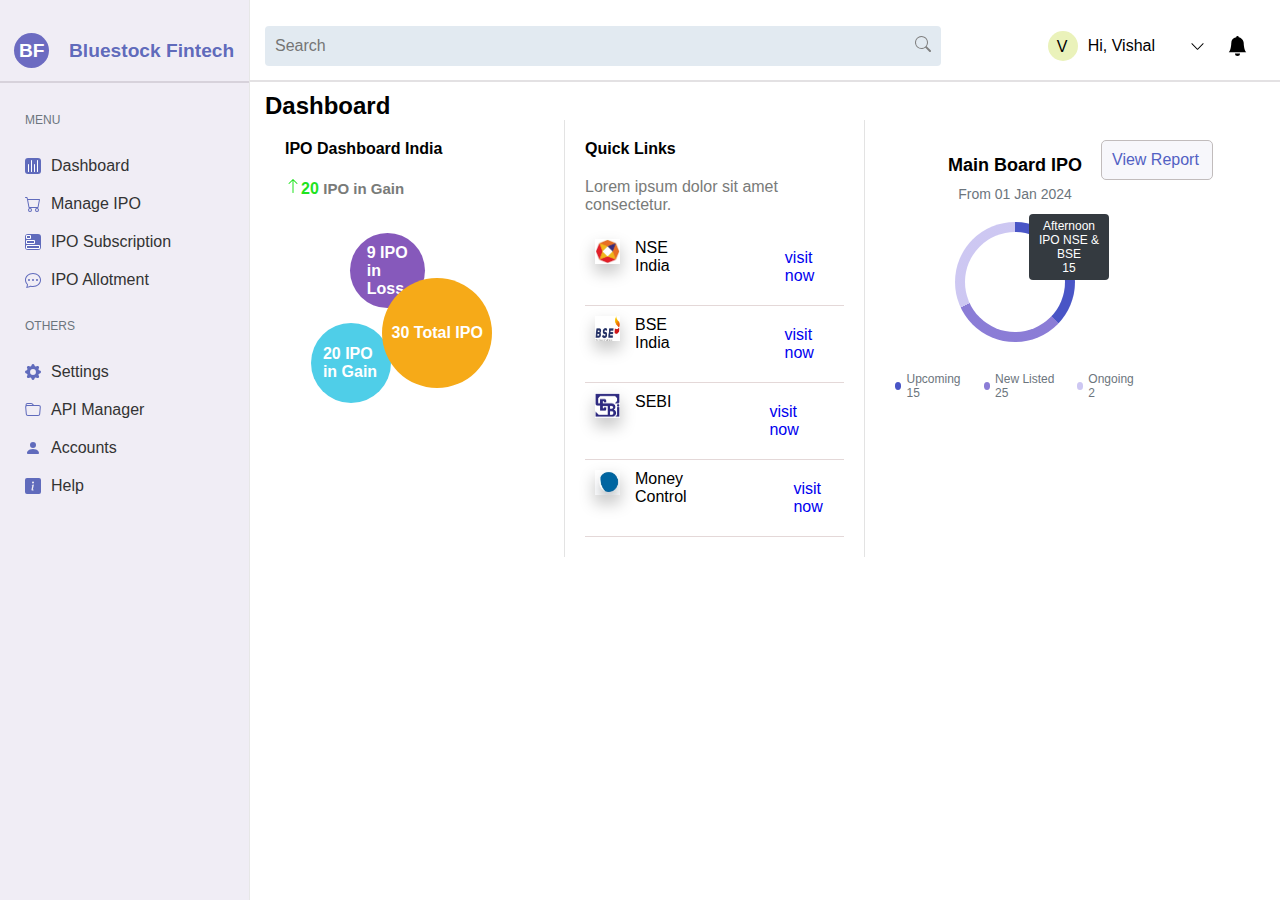
<file: index.html>
<!DOCTYPE html>
<html lang="en">

<head>
    <meta charset="UTF-8">
    <meta name="viewport" content="width=device-width, initial-scale=1.0">
    <title>IPO admin page</title>
    <link rel="stylesheet" href="styles.css">
    <link rel="stylesheet" href="https://cdnjs.cloudflare.com/ajax/libs/font-awesome/6.1.1/css/all.min.css">
</head>

<body>
    <div class="container">
        <div class="sidebar">
            <div class="sidebar-header">
                <a href="index.html" class="navbar-brand">
                    <div class="logo-avatar">BF</div>
                    <span>Bluestock Fintech</span>
                </a>
                <br>
            </div>
            <ul class="nav-list">
                <li class="subhead">MENU</li>
                <li class="nav-item">
                    <a class="nav-dash" href="index.html">
                        <svg xmlns="http://www.w3.org/2000/svg" width="16" height="16" fill="currentColor"
                            class="bi bi-text-right" viewBox="0 0 16 16">
                            <path fill-rule="evenodd"
                                d="M6 12.5a.5.5 0 0 1 .5-.5h7a.5.5 0 0 1 0 1h-7a.5.5 0 0 1-.5-.5m-4-3a.5.5 0 0 1 .5-.5h11a.5.5 0 0 1 0 1h-11a.5.5 0 0 1-.5-.5m4-3a.5.5 0 0 1 .5-.5h7a.5.5 0 0 1 0 1h-7a.5.5 0 0 1-.5-.5m-4-3a.5.5 0 0 1 .5-.5h11a.5.5 0 0 1 0 1h-11a.5.5 0 0 1-.5-.5" />
                        </svg>
                        Dashboard
                    </a>
                </li>
                <li class="nav-item">
                    <a class="nav-menu" href="ipoupcoming.html">
                        <svg xmlns="http://www.w3.org/2000/svg" width="16" height="16" fill="currentColor"
                            class="bi bi-cart" viewBox="0 0 16 16">
                            <path
                                d="M0 1.5A.5.5 0 0 1 .5 1H2a.5.5 0 0 1 .485.379L2.89 3H14.5a.5.5 0 0 1 .491.592l-1.5 8A.5.5 0 0 1 13 12H4a.5.5 0 0 1-.491-.408L2.01 3.607 1.61 2H.5a.5.5 0 0 1-.5-.5M3.102 4l1.313 7h8.17l1.313-7zM5 12a2 2 0 1 0 0 4 2 2 0 0 0 0-4m7 0a2 2 0 1 0 0 4 2 2 0 0 0 0-4m-7 1a1 1 0 1 1 0 2 1 1 0 0 1 0-2m7 0a1 1 0 1 1 0 2 1 1 0 0 1 0-2" />
                        </svg>
                        Manage IPO
                    </a>
                </li>
                <li class="nav-item">
                    <a class="nav-menu-ipo" href="#">
                        <svg xmlns="http://www.w3.org/2000/svg" width="16" height="16" fill="currentColor"
                            class="bi bi-bar-chart" viewBox="0 0 16 16">
                            <path
                                d="M4 11H2v3h2zm5-4H7v7h2zm5-5v12h-2V2zm-2-1a1 1 0 0 0-1 1v12a1 1 0 0 0 1 1h2a1 1 0 0 0 1-1V2a1 1 0 0 0-1-1zM6 7a1 1 0 0 1 1-1h2a1 1 0 0 1 1 1v7a1 1 0 0 1-1 1H7a1 1 0 0 1-1-1zm-5 4a1 1 0 0 1 1-1h2a1 1 0 0 1 1 1v3a1 1 0 0 1-1 1H2a1 1 0 0 1-1-1z" />
                        </svg>
                        IPO Subscription
                    </a>
                </li>
                <li class="nav-item">
                    <a class="nav-menu" href="#">
                        <svg xmlns="http://www.w3.org/2000/svg" width="16" height="16" fill="currentColor"
                            class="bi bi-chat-dots" viewBox="0 0 16 16">
                            <path
                                d="M5 8a1 1 0 1 1-2 0 1 1 0 0 1 2 0m4 0a1 1 0 1 1-2 0 1 1 0 0 1 2 0m3 1a1 1 0 1 0 0-2 1 1 0 0 0 0 2" />
                            <path
                                d="m2.165 15.803.02-.004c1.83-.363 2.948-.842 3.468-1.105A9 9 0 0 0 8 15c4.418 0 8-3.134 8-7s-3.582-7-8-7-8 3.134-8 7c0 1.76.743 3.37 1.97 4.6a10.4 10.4 0 0 1-.524 2.318l-.003.011a11 11 0 0 1-.244.637c-.079.186.074.394.273.362a22 22 0 0 0 .693-.125m.8-3.108a1 1 0 0 0-.287-.801C1.618 10.83 1 9.468 1 8c0-3.192 3.004-6 7-6s7 2.808 7 6-3.004 6-7 6a8 8 0 0 1-2.088-.272 1 1 0 0 0-.711.074c-.387.196-1.24.57-2.634.893a11 11 0 0 0 .398-2" />
                        </svg>
                        IPO Allotment
                    </a>
                </li>
                <li class="subhead">OTHERS</li>
                <li class="nav-item">
                    <a class="nav-menu" href="#">
                        <svg xmlns="http://www.w3.org/2000/svg" width="16" height="16" fill="currentColor"
                            class="bi bi-gear-fill" viewBox="0 0 16 16">
                            <path
                                d="M9.405 1.05c-.413-1.4-2.397-1.4-2.81 0l-.1.34a1.464 1.464 0 0 1-2.105.872l-.31-.17c-1.283-.698-2.686.705-1.987 1.987l.169.311c.446.82.023 1.841-.872 2.105l-.34.1c-1.4.413-1.4 2.397 0 2.81l.34.1a1.464 1.464 0 0 1 .872 2.105l-.17.31c-.698 1.283.705 2.686 1.987 1.987l.311-.169a1.464 1.464 0 0 1 2.105.872l.1.34c.413 1.4 2.397 1.4 2.81 0l.1-.34a1.464 1.464 0 0 1 2.105-.872l.31.17c1.283.698 2.686-.705 1.987-1.987l-.169-.311a1.464 1.464 0 0 1 .872-2.105l.34-.1c1.4-.413 1.4-2.397 0-2.81l-.34-.1a1.464 1.464 0 0 1-.872-2.105l.17-.31c.698-1.283-.705-2.686-1.987-1.987l-.311.169a1.464 1.464 0 0 1-2.105-.872zM8 10.93a2.929 2.929 0 1 1 0-5.86 2.929 2.929 0 0 1 0 5.858z" />
                        </svg>
                        Settings
                    </a>
                </li>
                <li class="nav-item">
                    <a class="nav-menu" href="#">
                        <svg xmlns="http://www.w3.org/2000/svg" width="16" height="16" fill="currentColor"
                            class="bi bi-folder" viewBox="0 0 16 16">
                            <path
                                d="M.54 3.87.5 3a2 2 0 0 1 2-2h3.672a2 2 0 0 1 1.414.586l.828.828A2 2 0 0 0 9.828 3h3.982a2 2 0 0 1 1.992 2.181l-.637 7A2 2 0 0 1 13.174 14H2.826a2 2 0 0 1-1.991-1.819l-.637-7a2 2 0 0 1 .342-1.31zM2.19 4a1 1 0 0 0-.996 1.09l.637 7a1 1 0 0 0 .995.91h10.348a1 1 0 0 0 .995-.91l.637-7A1 1 0 0 0 13.81 4zm4.69-1.707A1 1 0 0 0 6.172 2H2.5a1 1 0 0 0-1 .981l.006.139q.323-.119.684-.12h5.396z" />
                        </svg>
                        API Manager
                    </a>
                </li>
                <li class="nav-item">
                    <a class="nav-menu" href="#">
                        <svg xmlns="http://www.w3.org/2000/svg" width="16" height="16" fill="currentColor"
                            class="bi bi-person-fill" viewBox="0 0 16 16">
                            <path d="M3 14s-1 0-1-1 1-4 6-4 6 3 6 4-1 1-1 1zm5-6a3 3 0 1 0 0-6 3 3 0 0 0 0 6" />
                        </svg>
                        Accounts
                    </a>
                </li>
                <li class="nav-item">
                    <a class="nav-menu" href="#">
                        <svg xmlns="http://www.w3.org/2000/svg" width="16" height="16" fill="currentColor"
                            class="bi bi-info-square-fill" viewBox="0 0 16 16">
                            <path
                                d="M0 2a2 2 0 0 1 2-2h12a2 2 0 0 1 2 2v12a2 2 0 0 1-2 2H2a2 2 0 0 1-2-2zm8.93 4.588-2.29.287-.082.38.45.083c.294.07.352.176.288.469l-.738 3.468c-.194.897.105 1.319.808 1.319.545 0 1.178-.252 1.465-.598l.088-.416c-.2.176-.492.246-.686.246-.275 0-.375-.193-.304-.533zM8 5.5a1 1 0 1 0 0-2 1 1 0 0 0 0 2" />
                        </svg>
                        Help
                    </a>
                </li>
            </ul>
        </div>
        <main class="main-content">
            <div class="header">
                <div class="search-bar">
                    <input type="text" placeholder="Search" class="search-input">
                    <button class="search-button">
                        <svg xmlns="http://www.w3.org/2000/svg" width="16" height="16" fill="currentColor"
                            class="bi bi-search" viewBox="0 0 16 16">
                            <path
                                d="M11.742 10.344a6.5 6.5 0 1 0-1.397 1.398h-.001q.044.06.098.115l3.85 3.85a1 1 0 0 0 1.415-1.414l-3.85-3.85a1 1 0 0 0-.115-.1zM12 6.5a5.5 5.5 0 1 1-11 0 5.5 5.5 0 0 1 11 0" />
                        </svg>
                    </button>
                </div>
                <div class="user-info">
                    <div class="user-avatar">V</div>
                    <span class="user-name">Hi, Vishal</span>
                    <svg id="arrow" xmlns="http://www.w3.org/2000/svg" width="16" height="16" fill="currentColor" class="bi bi-chevron-down" viewBox="0 0 16 16">
                        <path fill-rule="evenodd" d="M1.646 4.646a.5.5 0 0 1 .708 0L8 10.293l5.646-5.647a.5.5 0 0 1 .708.708l-6 6a.5.5 0 0 1-.708 0l-6-6a.5.5 0 0 1 0-.708"/>
                      </svg>
                      
                    <svg id="bell" xmlns="http://www.w3.org/2000/svg" width="16" height="16" fill="currentColor" class="bi bi-bell-fill" viewBox="0 0 16 16">
                        <path d="M8 16a2 2 0 0 0 2-2H6a2 2 0 0 0 2 2m.995-14.901a1 1 0 1 0-1.99 0A5 5 0 0 0 3 6c0 1.098-.5 6-2 7h14c-1.5-1-2-5.902-2-7 0-2.42-1.72-4.44-4.005-4.901"/>
                      </svg>
                </div>
            </div>

            <div class="content">
                <h2 class="h2">Dashboard</h2>
                <div class="dashboard">
                    <div class="card">
                        <div class="card-header">IPO Dashboard India</div>
                        <div class="text">
                            <svg xmlns="http://www.w3.org/2000/svg" width="16" height="16" fill="currentColor" class="bi bi-arrow-up" viewBox="0 0 16 16">
                                <path fill-rule="evenodd" d="M8 15a.5.5 0 0 0 .5-.5V2.707l3.146 3.147a.5.5 0 0 0 .708-.708l-4-4a.5.5 0 0 0-.708 0l-4 4a.5.5 0 1 0 .708.708L7.5 2.707V14.5a.5.5 0 0 0 .5.5"/>
                              </svg>20 <p>IPO in Gain</p>
                        </div>
                        
                        <div class="card-body">
                            <div class="bubble-chart">
                                <div class="gain" id="b1">20 IPO in Gain</div>
                                <div class="loss" id="b2">9 IPO in Loss</div>
                                <div class="total" id="b3">30 Total IPO</div>
                            </div>
                        </div>
                    </div>
                    <div class="card">
                        <div class="card-header">Quick Links</div>
                        <div class="text2">
                            Lorem ipsum dolor sit amet consectetur.
                        </div>
                        <div class="card-body">
                            <ul>
                                <li>
                                    <img id="img" src="img/nse.jpg" alt="">NSE India
                                    <a href="#" id="visit"><span>visit now</span></a> 
                                </li>
                                <li>
                                    <img id="img" src="img/BSE_LOGO.jpg" alt="">BSE India
                                    <a href="#" id="visit"><span>visit now</span></a> 
                                </li>
                                <li>
                                    <img id="img" src="img/SEBI_logo.jpg" alt="">SEBI
                                    <a href="#" id="visit"><span>visit now</span></a> 
                                </li>
                                <li>
                                    <img id="img" src="img/moneycontrol.jpg" alt="">Money Control
                                    <a href="#" id="visit"><span>visit now</span></a> 
                                </li>
                            </ul>
                        </div>
                    </div>
                    <!-- <div class="card1">
                        <div class="card-header">Main Board IPO</div>
                        <div class="text2">
                            From 01 Jan 2024
                        </div>
                        <div class="card-body1">
                            <div class="donut-chart">
                                <div class="chart-segment">15</div>
                            </div>
                            <ul class="legend">
                                <li><span class="dot upcoming"></span> Upcoming 15</li>
                                <li><span class="dot new-listed"></span> New Listed 25</li>
                                <li><span class="dot ongoing"></span> Ongoing 2</li>
                            </ul>
                            
                        </div>
                    </div> -->
                    <div class="card1">
                        <div class="card-body">
                            <h5 class="card-title">Main Board IPO</h5>
                            <p class="card-text">From 01 Jan 2024</p>
                            <div class="chart">
                                <div class="chart-container">
                                    <div class="chart-circle"></div>
                                    <div class="chart-label">
                                        Afternoon<br>IPO NSE & BSE<br>15
                                    </div>
                                </div>
                            </div>
                            <div class="legend">
                                <div class="legend-item">
                                    <span class="dot dot-upcoming"></span>
                                    Upcoming 15
                                </div>
                                <div class="legend-item">
                                    <span class="dot dot-new-listed"></span>
                                    New Listed 25
                                </div>
                                <div class="legend-item">
                                    <span class="dot dot-ongoing"></span>
                                    Ongoing 2
                                </div>
                            </div>
                        </div>
                    </div>
                    <a href="#" class="view-report">View Report</a>
                </div>
            </div>
        </main>
    </div>

</body>

</html>
</file>
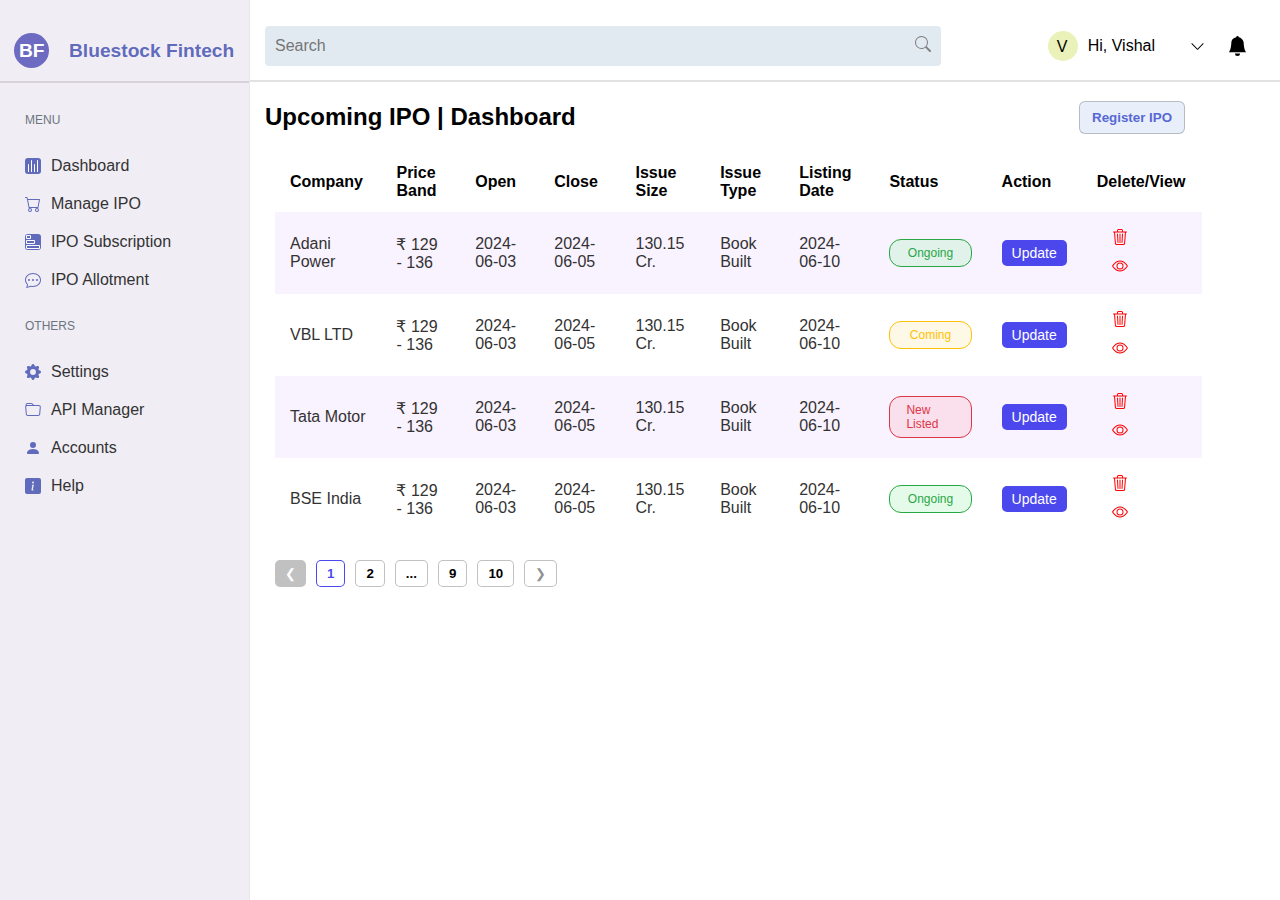
<file: ipoupcoming.html>
<!DOCTYPE html>
<html lang="en">

<head>
    <meta charset="UTF-8">
    <meta name="viewport" content="width=device-width, initial-scale=1.0">
    <title>Manage IPO</title>
    <link rel="stylesheet" href="styles.css">
    <link rel="stylesheet" href="https://cdnjs.cloudflare.com/ajax/libs/font-awesome/6.1.1/css/all.min.css">
</head>

<body>
    <div class="container">
        <div class="sidebar">
            <div class="sidebar-header">
                <a href="index.html" class="navbar-brand">
                    <div class="logo-avatar">BF</div>
                    <span>Bluestock Fintech</span>
                </a>
                <br>
            </div>
            <ul class="nav-list">
                <li class="subhead">MENU</li>
                <li class="nav-item">
                    <a class="nav-dash" href="index.html">
                        <svg xmlns="http://www.w3.org/2000/svg" width="16" height="16" fill="currentColor"
                            class="bi bi-text-right" viewBox="0 0 16 16">
                            <path fill-rule="evenodd"
                                d="M6 12.5a.5.5 0 0 1 .5-.5h7a.5.5 0 0 1 0 1h-7a.5.5 0 0 1-.5-.5m-4-3a.5.5 0 0 1 .5-.5h11a.5.5 0 0 1 0 1h-11a.5.5 0 0 1-.5-.5m4-3a.5.5 0 0 1 .5-.5h7a.5.5 0 0 1 0 1h-7a.5.5 0 0 1-.5-.5m-4-3a.5.5 0 0 1 .5-.5h11a.5.5 0 0 1 0 1h-11a.5.5 0 0 1-.5-.5" />
                        </svg>
                        Dashboard
                    </a>
                </li>
                <li class="nav-item">
                    <a class="nav-menu" href="ipoupcoming.html">
                        <svg xmlns="http://www.w3.org/2000/svg" width="16" height="16" fill="currentColor"
                            class="bi bi-cart" viewBox="0 0 16 16">
                            <path
                                d="M0 1.5A.5.5 0 0 1 .5 1H2a.5.5 0 0 1 .485.379L2.89 3H14.5a.5.5 0 0 1 .491.592l-1.5 8A.5.5 0 0 1 13 12H4a.5.5 0 0 1-.491-.408L2.01 3.607 1.61 2H.5a.5.5 0 0 1-.5-.5M3.102 4l1.313 7h8.17l1.313-7zM5 12a2 2 0 1 0 0 4 2 2 0 0 0 0-4m7 0a2 2 0 1 0 0 4 2 2 0 0 0 0-4m-7 1a1 1 0 1 1 0 2 1 1 0 0 1 0-2m7 0a1 1 0 1 1 0 2 1 1 0 0 1 0-2" />
                        </svg>
                        Manage IPO
                    </a>
                </li>
                <li class="nav-item">
                    <a class="nav-menu-ipo" href="#">
                        <svg xmlns="http://www.w3.org/2000/svg" width="16" height="16" fill="currentColor"
                            class="bi bi-bar-chart" viewBox="0 0 16 16">
                            <path
                                d="M4 11H2v3h2zm5-4H7v7h2zm5-5v12h-2V2zm-2-1a1 1 0 0 0-1 1v12a1 1 0 0 0 1 1h2a1 1 0 0 0 1-1V2a1 1 0 0 0-1-1zM6 7a1 1 0 0 1 1-1h2a1 1 0 0 1 1 1v7a1 1 0 0 1-1 1H7a1 1 0 0 1-1-1zm-5 4a1 1 0 0 1 1-1h2a1 1 0 0 1 1 1v3a1 1 0 0 1-1 1H2a1 1 0 0 1-1-1z" />
                        </svg>
                        IPO Subscription
                    </a>
                </li>
                <li class="nav-item">
                    <a class="nav-menu" href="#">
                        <svg xmlns="http://www.w3.org/2000/svg" width="16" height="16" fill="currentColor"
                            class="bi bi-chat-dots" viewBox="0 0 16 16">
                            <path
                                d="M5 8a1 1 0 1 1-2 0 1 1 0 0 1 2 0m4 0a1 1 0 1 1-2 0 1 1 0 0 1 2 0m3 1a1 1 0 1 0 0-2 1 1 0 0 0 0 2" />
                            <path
                                d="m2.165 15.803.02-.004c1.83-.363 2.948-.842 3.468-1.105A9 9 0 0 0 8 15c4.418 0 8-3.134 8-7s-3.582-7-8-7-8 3.134-8 7c0 1.76.743 3.37 1.97 4.6a10.4 10.4 0 0 1-.524 2.318l-.003.011a11 11 0 0 1-.244.637c-.079.186.074.394.273.362a22 22 0 0 0 .693-.125m.8-3.108a1 1 0 0 0-.287-.801C1.618 10.83 1 9.468 1 8c0-3.192 3.004-6 7-6s7 2.808 7 6-3.004 6-7 6a8 8 0 0 1-2.088-.272 1 1 0 0 0-.711.074c-.387.196-1.24.57-2.634.893a11 11 0 0 0 .398-2" />
                        </svg>
                        IPO Allotment
                    </a>
                </li>
                <li class="subhead">OTHERS</li>
                <li class="nav-item">
                    <a class="nav-menu" href="#">
                        <svg xmlns="http://www.w3.org/2000/svg" width="16" height="16" fill="currentColor"
                            class="bi bi-gear-fill" viewBox="0 0 16 16">
                            <path
                                d="M9.405 1.05c-.413-1.4-2.397-1.4-2.81 0l-.1.34a1.464 1.464 0 0 1-2.105.872l-.31-.17c-1.283-.698-2.686.705-1.987 1.987l.169.311c.446.82.023 1.841-.872 2.105l-.34.1c-1.4.413-1.4 2.397 0 2.81l.34.1a1.464 1.464 0 0 1 .872 2.105l-.17.31c-.698 1.283.705 2.686 1.987 1.987l.311-.169a1.464 1.464 0 0 1 2.105.872l.1.34c.413 1.4 2.397 1.4 2.81 0l.1-.34a1.464 1.464 0 0 1 2.105-.872l.31.17c1.283.698 2.686-.705 1.987-1.987l-.169-.311a1.464 1.464 0 0 1 .872-2.105l.34-.1c1.4-.413 1.4-2.397 0-2.81l-.34-.1a1.464 1.464 0 0 1-.872-2.105l.17-.31c.698-1.283-.705-2.686-1.987-1.987l-.311.169a1.464 1.464 0 0 1-2.105-.872zM8 10.93a2.929 2.929 0 1 1 0-5.86 2.929 2.929 0 0 1 0 5.858z" />
                        </svg>
                        Settings
                    </a>
                </li>
                <li class="nav-item">
                    <a class="nav-menu" href="#">
                        <svg xmlns="http://www.w3.org/2000/svg" width="16" height="16" fill="currentColor"
                            class="bi bi-folder" viewBox="0 0 16 16">
                            <path
                                d="M.54 3.87.5 3a2 2 0 0 1 2-2h3.672a2 2 0 0 1 1.414.586l.828.828A2 2 0 0 0 9.828 3h3.982a2 2 0 0 1 1.992 2.181l-.637 7A2 2 0 0 1 13.174 14H2.826a2 2 0 0 1-1.991-1.819l-.637-7a2 2 0 0 1 .342-1.31zM2.19 4a1 1 0 0 0-.996 1.09l.637 7a1 1 0 0 0 .995.91h10.348a1 1 0 0 0 .995-.91l.637-7A1 1 0 0 0 13.81 4zm4.69-1.707A1 1 0 0 0 6.172 2H2.5a1 1 0 0 0-1 .981l.006.139q.323-.119.684-.12h5.396z" />
                        </svg>
                        API Manager
                    </a>
                </li>
                <li class="nav-item">
                    <a class="nav-menu" href="#">
                        <svg xmlns="http://www.w3.org/2000/svg" width="16" height="16" fill="currentColor"
                            class="bi bi-person-fill" viewBox="0 0 16 16">
                            <path d="M3 14s-1 0-1-1 1-4 6-4 6 3 6 4-1 1-1 1zm5-6a3 3 0 1 0 0-6 3 3 0 0 0 0 6" />
                        </svg>
                        Accounts
                    </a>
                </li>
                <li class="nav-item">
                    <a class="nav-menu" href="#">
                        <svg xmlns="http://www.w3.org/2000/svg" width="16" height="16" fill="currentColor"
                            class="bi bi-info-square-fill" viewBox="0 0 16 16">
                            <path
                                d="M0 2a2 2 0 0 1 2-2h12a2 2 0 0 1 2 2v12a2 2 0 0 1-2 2H2a2 2 0 0 1-2-2zm8.93 4.588-2.29.287-.082.38.45.083c.294.07.352.176.288.469l-.738 3.468c-.194.897.105 1.319.808 1.319.545 0 1.178-.252 1.465-.598l.088-.416c-.2.176-.492.246-.686.246-.275 0-.375-.193-.304-.533zM8 5.5a1 1 0 1 0 0-2 1 1 0 0 0 0 2" />
                        </svg>
                        Help
                    </a>
                </li>
            </ul>
        </div>
        <main class="main-content">
            <div class="header">
                <div class="search-bar">
                    <input type="text" placeholder="Search" class="search-input">
                    <button class="search-button">
                        <svg xmlns="http://www.w3.org/2000/svg" width="16" height="16" fill="currentColor"
                            class="bi bi-search" viewBox="0 0 16 16">
                            <path
                                d="M11.742 10.344a6.5 6.5 0 1 0-1.397 1.398h-.001q.044.06.098.115l3.85 3.85a1 1 0 0 0 1.415-1.414l-3.85-3.85a1 1 0 0 0-.115-.1zM12 6.5a5.5 5.5 0 1 1-11 0 5.5 5.5 0 0 1 11 0" />
                        </svg>
                    </button>
                </div>
                <div class="user-info">
                    <div class="user-avatar">V</div>
                    <span class="user-name">Hi, Vishal</span>
                    <svg id="arrow" xmlns="http://www.w3.org/2000/svg" width="16" height="16" fill="currentColor"
                        class="bi bi-chevron-down" viewBox="0 0 16 16">
                        <path fill-rule="evenodd"
                            d="M1.646 4.646a.5.5 0 0 1 .708 0L8 10.293l5.646-5.647a.5.5 0 0 1 .708.708l-6 6a.5.5 0 0 1-.708 0l-6-6a.5.5 0 0 1 0-.708" />
                    </svg>

                    <svg id="bell" xmlns="http://www.w3.org/2000/svg" width="16" height="16" fill="currentColor"
                        class="bi bi-bell-fill" viewBox="0 0 16 16">
                        <path
                            d="M8 16a2 2 0 0 0 2-2H6a2 2 0 0 0 2 2m.995-14.901a1 1 0 1 0-1.99 0A5 5 0 0 0 3 6c0 1.098-.5 6-2 7h14c-1.5-1-2-5.902-2-7 0-2.42-1.72-4.44-4.005-4.901" />
                    </svg>
                </div>
            </div>

            <!--ipo upcoming screen-->

            <div class="header2">
                <h2 class="h2">Upcoming IPO | Dashboard</h2>
                <div>
                    <button> <a href="manageipo.html">Register IPO</a></button>
                </div>
            </div>
            <table class="ipo-table">
                <thead>
                    <tr>
                        <th>Company</th>
                        <th>Price Band</th>
                        <th>Open</th>
                        <th>Close</th>
                        <th>Issue Size</th>
                        <th>Issue Type</th>
                        <th>Listing Date</th>
                        <th>Status</th>
                        <th>Action</th>
                        <th>Delete/View</th>
                    </tr>
                </thead>
                <tbody>
                    <tr class="highlight">
                        <td>Adani Power</td>
                        <td>₹ 129 - 136</td>
                        <td>2024-06-03</td>
                        <td>2024-06-05</td>
                        <td>130.15 Cr.</td>
                        <td>Book Built</td>
                        <td>2024-06-10</td>
                        <td><span class="status ongoing">Ongoing</span></td>
                        <td><button class="update">Update</button></td>
                        <td>
                            <button class="delete"><svg xmlns="http://www.w3.org/2000/svg" width="16" height="16" fill="currentColor" class="bi bi-trash3" viewBox="0 0 16 16">
                                <path d="M6.5 1h3a.5.5 0 0 1 .5.5v1H6v-1a.5.5 0 0 1 .5-.5M11 2.5v-1A1.5 1.5 0 0 0 9.5 0h-3A1.5 1.5 0 0 0 5 1.5v1H1.5a.5.5 0 0 0 0 1h.538l.853 10.66A2 2 0 0 0 4.885 16h6.23a2 2 0 0 0 1.994-1.84l.853-10.66h.538a.5.5 0 0 0 0-1zm1.958 1-.846 10.58a1 1 0 0 1-.997.92h-6.23a1 1 0 0 1-.997-.92L3.042 3.5zm-7.487 1a.5.5 0 0 1 .528.47l.5 8.5a.5.5 0 0 1-.998.06L5 5.03a.5.5 0 0 1 .47-.53Zm5.058 0a.5.5 0 0 1 .47.53l-.5 8.5a.5.5 0 1 1-.998-.06l.5-8.5a.5.5 0 0 1 .528-.47M8 4.5a.5.5 0 0 1 .5.5v8.5a.5.5 0 0 1-1 0V5a.5.5 0 0 1 .5-.5"/>
                              </svg></button>
                            <button class="view"><svg xmlns="http://www.w3.org/2000/svg" width="16" height="16" fill="currentColor" class="bi bi-eye" viewBox="0 0 16 16">
                                <path d="M16 8s-3-5.5-8-5.5S0 8 0 8s3 5.5 8 5.5S16 8 16 8M1.173 8a13 13 0 0 1 1.66-2.043C4.12 4.668 5.88 3.5 8 3.5s3.879 1.168 5.168 2.457A13 13 0 0 1 14.828 8q-.086.13-.195.288c-.335.48-.83 1.12-1.465 1.755C11.879 11.332 10.119 12.5 8 12.5s-3.879-1.168-5.168-2.457A13 13 0 0 1 1.172 8z"/>
                                <path d="M8 5.5a2.5 2.5 0 1 0 0 5 2.5 2.5 0 0 0 0-5M4.5 8a3.5 3.5 0 1 1 7 0 3.5 3.5 0 0 1-7 0"/>
                              </svg></button>
                        </td>
                    </tr>
                    <tr>
                        <td>VBL LTD</td>
                        <td>₹ 129 - 136</td>
                        <td>2024-06-03</td>
                        <td>2024-06-05</td>
                        <td>130.15 Cr.</td>
                        <td>Book Built</td>
                        <td>2024-06-10</td>
                        <td><span class="status coming">Coming</span></td>
                        <td><button class="update">Update</button></td>
                        <td>
                            <button class="delete"><svg xmlns="http://www.w3.org/2000/svg" width="16" height="16" fill="currentColor" class="bi bi-trash3" viewBox="0 0 16 16">
                                <path d="M6.5 1h3a.5.5 0 0 1 .5.5v1H6v-1a.5.5 0 0 1 .5-.5M11 2.5v-1A1.5 1.5 0 0 0 9.5 0h-3A1.5 1.5 0 0 0 5 1.5v1H1.5a.5.5 0 0 0 0 1h.538l.853 10.66A2 2 0 0 0 4.885 16h6.23a2 2 0 0 0 1.994-1.84l.853-10.66h.538a.5.5 0 0 0 0-1zm1.958 1-.846 10.58a1 1 0 0 1-.997.92h-6.23a1 1 0 0 1-.997-.92L3.042 3.5zm-7.487 1a.5.5 0 0 1 .528.47l.5 8.5a.5.5 0 0 1-.998.06L5 5.03a.5.5 0 0 1 .47-.53Zm5.058 0a.5.5 0 0 1 .47.53l-.5 8.5a.5.5 0 1 1-.998-.06l.5-8.5a.5.5 0 0 1 .528-.47M8 4.5a.5.5 0 0 1 .5.5v8.5a.5.5 0 0 1-1 0V5a.5.5 0 0 1 .5-.5"/>
                              </svg></button>
                            <button class="view"><svg xmlns="http://www.w3.org/2000/svg" width="16" height="16" fill="currentColor" class="bi bi-eye" viewBox="0 0 16 16">
                                <path d="M16 8s-3-5.5-8-5.5S0 8 0 8s3 5.5 8 5.5S16 8 16 8M1.173 8a13 13 0 0 1 1.66-2.043C4.12 4.668 5.88 3.5 8 3.5s3.879 1.168 5.168 2.457A13 13 0 0 1 14.828 8q-.086.13-.195.288c-.335.48-.83 1.12-1.465 1.755C11.879 11.332 10.119 12.5 8 12.5s-3.879-1.168-5.168-2.457A13 13 0 0 1 1.172 8z"/>
                                <path d="M8 5.5a2.5 2.5 0 1 0 0 5 2.5 2.5 0 0 0 0-5M4.5 8a3.5 3.5 0 1 1 7 0 3.5 3.5 0 0 1-7 0"/>
                              </svg></button>
                        </td>
                    </tr>
                    <tr class="highlight">
                        <td>Tata Motor</td>
                        <td>₹ 129 - 136</td>
                        <td>2024-06-03</td>
                        <td>2024-06-05</td>
                        <td>130.15 Cr.</td>
                        <td>Book Built</td>
                        <td>2024-06-10</td>
                        <td><span class="status new-listed">New Listed</span></td>
                        <td><button class="update">Update</button></td>
                        <td>
                            <button class="delete"><svg xmlns="http://www.w3.org/2000/svg" width="16" height="16" fill="currentColor" class="bi bi-trash3" viewBox="0 0 16 16">
                                <path d="M6.5 1h3a.5.5 0 0 1 .5.5v1H6v-1a.5.5 0 0 1 .5-.5M11 2.5v-1A1.5 1.5 0 0 0 9.5 0h-3A1.5 1.5 0 0 0 5 1.5v1H1.5a.5.5 0 0 0 0 1h.538l.853 10.66A2 2 0 0 0 4.885 16h6.23a2 2 0 0 0 1.994-1.84l.853-10.66h.538a.5.5 0 0 0 0-1zm1.958 1-.846 10.58a1 1 0 0 1-.997.92h-6.23a1 1 0 0 1-.997-.92L3.042 3.5zm-7.487 1a.5.5 0 0 1 .528.47l.5 8.5a.5.5 0 0 1-.998.06L5 5.03a.5.5 0 0 1 .47-.53Zm5.058 0a.5.5 0 0 1 .47.53l-.5 8.5a.5.5 0 1 1-.998-.06l.5-8.5a.5.5 0 0 1 .528-.47M8 4.5a.5.5 0 0 1 .5.5v8.5a.5.5 0 0 1-1 0V5a.5.5 0 0 1 .5-.5"/>
                              </svg></button>
                            <button class="view"><svg xmlns="http://www.w3.org/2000/svg" width="16" height="16" fill="currentColor" class="bi bi-eye" viewBox="0 0 16 16">
                                <path d="M16 8s-3-5.5-8-5.5S0 8 0 8s3 5.5 8 5.5S16 8 16 8M1.173 8a13 13 0 0 1 1.66-2.043C4.12 4.668 5.88 3.5 8 3.5s3.879 1.168 5.168 2.457A13 13 0 0 1 14.828 8q-.086.13-.195.288c-.335.48-.83 1.12-1.465 1.755C11.879 11.332 10.119 12.5 8 12.5s-3.879-1.168-5.168-2.457A13 13 0 0 1 1.172 8z"/>
                                <path d="M8 5.5a2.5 2.5 0 1 0 0 5 2.5 2.5 0 0 0 0-5M4.5 8a3.5 3.5 0 1 1 7 0 3.5 3.5 0 0 1-7 0"/>
                              </svg></button>
                        </td>
                    </tr>
                    <tr>
                        <td>BSE India</td>
                        <td>₹ 129 - 136</td>
                        <td>2024-06-03</td>
                        <td>2024-06-05</td>
                        <td>130.15 Cr.</td>
                        <td>Book Built</td>
                        <td>2024-06-10</td>
                        <td><span class="status ongoing">Ongoing</span></td>
                        <td><button class="update">Update</button></td>
                        <td>
                            <button class="delete"><svg xmlns="http://www.w3.org/2000/svg" width="16" height="16" fill="currentColor" class="bi bi-trash3" viewBox="0 0 16 16">
                                <path d="M6.5 1h3a.5.5 0 0 1 .5.5v1H6v-1a.5.5 0 0 1 .5-.5M11 2.5v-1A1.5 1.5 0 0 0 9.5 0h-3A1.5 1.5 0 0 0 5 1.5v1H1.5a.5.5 0 0 0 0 1h.538l.853 10.66A2 2 0 0 0 4.885 16h6.23a2 2 0 0 0 1.994-1.84l.853-10.66h.538a.5.5 0 0 0 0-1zm1.958 1-.846 10.58a1 1 0 0 1-.997.92h-6.23a1 1 0 0 1-.997-.92L3.042 3.5zm-7.487 1a.5.5 0 0 1 .528.47l.5 8.5a.5.5 0 0 1-.998.06L5 5.03a.5.5 0 0 1 .47-.53Zm5.058 0a.5.5 0 0 1 .47.53l-.5 8.5a.5.5 0 1 1-.998-.06l.5-8.5a.5.5 0 0 1 .528-.47M8 4.5a.5.5 0 0 1 .5.5v8.5a.5.5 0 0 1-1 0V5a.5.5 0 0 1 .5-.5"/>
                              </svg></button>
                            <button class="view"><svg xmlns="http://www.w3.org/2000/svg" width="16" height="16" fill="currentColor" class="bi bi-eye" viewBox="0 0 16 16">
                                <path d="M16 8s-3-5.5-8-5.5S0 8 0 8s3 5.5 8 5.5S16 8 16 8M1.173 8a13 13 0 0 1 1.66-2.043C4.12 4.668 5.88 3.5 8 3.5s3.879 1.168 5.168 2.457A13 13 0 0 1 14.828 8q-.086.13-.195.288c-.335.48-.83 1.12-1.465 1.755C11.879 11.332 10.119 12.5 8 12.5s-3.879-1.168-5.168-2.457A13 13 0 0 1 1.172 8z"/>
                                <path d="M8 5.5a2.5 2.5 0 1 0 0 5 2.5 2.5 0 0 0 0-5M4.5 8a3.5 3.5 0 1 1 7 0 3.5 3.5 0 0 1-7 0"/>
                              </svg></button>
                        </td>
                    </tr>
                </tbody>
            </table>
            <div class="pagination">
                <button class="prev">❮</button>
                <button class="page1">1</button>
                <button class="page">2</button>
                <button class="page">...</button>
                <button class="page">9</button>
                <button class="page">10</button>
                <button class="next">❯</button>
            </div>
        </main>
    </div>

</body>

</html>
</file>
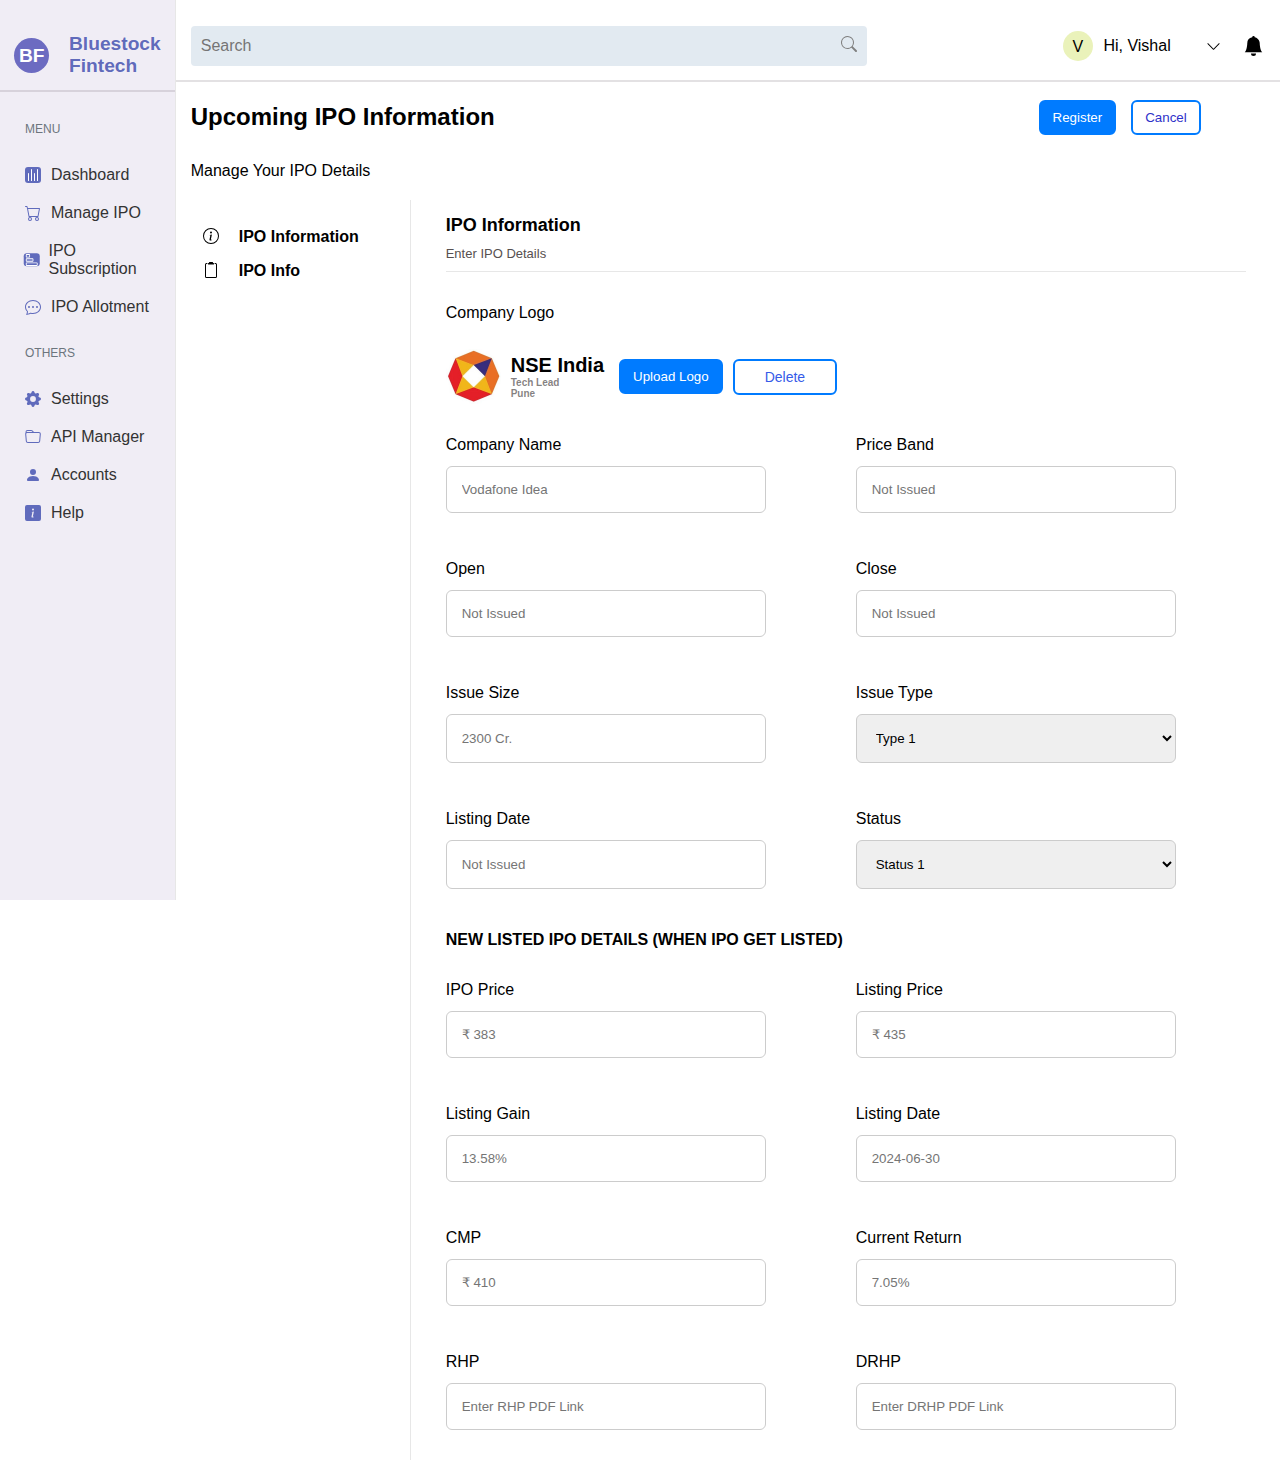
<file: manageipo.html>
<!DOCTYPE html>
<html lang="en">

<head>
    <meta charset="UTF-8">
    <meta name="viewport" content="width=device-width, initial-scale=1.0">
    <title>Manage IPO</title>
    <link rel="stylesheet" href="styles.css">
    <link rel="stylesheet" href="https://cdnjs.cloudflare.com/ajax/libs/font-awesome/6.1.1/css/all.min.css">
</head>

<body>
    <div class="container">
        <div class="sidebar">
            <div class="sidebar-header">
                <a href="index.html" class="navbar-brand">
                    <div class="logo-avatar">BF</div>
                    <span>Bluestock Fintech</span>
                </a>
                <br>
            </div>
            <ul class="nav-list">
                <li class="subhead">MENU</li>
                <li class="nav-item">
                    <a class="nav-dash" href="index.html">
                        <svg xmlns="http://www.w3.org/2000/svg" width="16" height="16" fill="currentColor"
                            class="bi bi-text-right" viewBox="0 0 16 16">
                            <path fill-rule="evenodd"
                                d="M6 12.5a.5.5 0 0 1 .5-.5h7a.5.5 0 0 1 0 1h-7a.5.5 0 0 1-.5-.5m-4-3a.5.5 0 0 1 .5-.5h11a.5.5 0 0 1 0 1h-11a.5.5 0 0 1-.5-.5m4-3a.5.5 0 0 1 .5-.5h7a.5.5 0 0 1 0 1h-7a.5.5 0 0 1-.5-.5m-4-3a.5.5 0 0 1 .5-.5h11a.5.5 0 0 1 0 1h-11a.5.5 0 0 1-.5-.5" />
                        </svg>
                        Dashboard
                    </a>
                </li>
                <li class="nav-item">
                    <a class="nav-menu" href="ipoupcoming.html">
                        <svg xmlns="http://www.w3.org/2000/svg" width="16" height="16" fill="currentColor"
                            class="bi bi-cart" viewBox="0 0 16 16">
                            <path
                                d="M0 1.5A.5.5 0 0 1 .5 1H2a.5.5 0 0 1 .485.379L2.89 3H14.5a.5.5 0 0 1 .491.592l-1.5 8A.5.5 0 0 1 13 12H4a.5.5 0 0 1-.491-.408L2.01 3.607 1.61 2H.5a.5.5 0 0 1-.5-.5M3.102 4l1.313 7h8.17l1.313-7zM5 12a2 2 0 1 0 0 4 2 2 0 0 0 0-4m7 0a2 2 0 1 0 0 4 2 2 0 0 0 0-4m-7 1a1 1 0 1 1 0 2 1 1 0 0 1 0-2m7 0a1 1 0 1 1 0 2 1 1 0 0 1 0-2" />
                        </svg>
                        Manage IPO
                    </a>
                </li>
                <li class="nav-item">
                    <a class="nav-menu-ipo" href="#">
                        <svg xmlns="http://www.w3.org/2000/svg" width="16" height="16" fill="currentColor"
                            class="bi bi-bar-chart" viewBox="0 0 16 16">
                            <path
                                d="M4 11H2v3h2zm5-4H7v7h2zm5-5v12h-2V2zm-2-1a1 1 0 0 0-1 1v12a1 1 0 0 0 1 1h2a1 1 0 0 0 1-1V2a1 1 0 0 0-1-1zM6 7a1 1 0 0 1 1-1h2a1 1 0 0 1 1 1v7a1 1 0 0 1-1 1H7a1 1 0 0 1-1-1zm-5 4a1 1 0 0 1 1-1h2a1 1 0 0 1 1 1v3a1 1 0 0 1-1 1H2a1 1 0 0 1-1-1z" />
                        </svg>
                        IPO Subscription
                    </a>
                </li>
                <li class="nav-item">
                    <a class="nav-menu" href="#">
                        <svg xmlns="http://www.w3.org/2000/svg" width="16" height="16" fill="currentColor"
                            class="bi bi-chat-dots" viewBox="0 0 16 16">
                            <path
                                d="M5 8a1 1 0 1 1-2 0 1 1 0 0 1 2 0m4 0a1 1 0 1 1-2 0 1 1 0 0 1 2 0m3 1a1 1 0 1 0 0-2 1 1 0 0 0 0 2" />
                            <path
                                d="m2.165 15.803.02-.004c1.83-.363 2.948-.842 3.468-1.105A9 9 0 0 0 8 15c4.418 0 8-3.134 8-7s-3.582-7-8-7-8 3.134-8 7c0 1.76.743 3.37 1.97 4.6a10.4 10.4 0 0 1-.524 2.318l-.003.011a11 11 0 0 1-.244.637c-.079.186.074.394.273.362a22 22 0 0 0 .693-.125m.8-3.108a1 1 0 0 0-.287-.801C1.618 10.83 1 9.468 1 8c0-3.192 3.004-6 7-6s7 2.808 7 6-3.004 6-7 6a8 8 0 0 1-2.088-.272 1 1 0 0 0-.711.074c-.387.196-1.24.57-2.634.893a11 11 0 0 0 .398-2" />
                        </svg>
                        IPO Allotment
                    </a>
                </li>
                <li class="subhead">OTHERS</li>
                <li class="nav-item">
                    <a class="nav-menu" href="#">
                        <svg xmlns="http://www.w3.org/2000/svg" width="16" height="16" fill="currentColor"
                            class="bi bi-gear-fill" viewBox="0 0 16 16">
                            <path
                                d="M9.405 1.05c-.413-1.4-2.397-1.4-2.81 0l-.1.34a1.464 1.464 0 0 1-2.105.872l-.31-.17c-1.283-.698-2.686.705-1.987 1.987l.169.311c.446.82.023 1.841-.872 2.105l-.34.1c-1.4.413-1.4 2.397 0 2.81l.34.1a1.464 1.464 0 0 1 .872 2.105l-.17.31c-.698 1.283.705 2.686 1.987 1.987l.311-.169a1.464 1.464 0 0 1 2.105.872l.1.34c.413 1.4 2.397 1.4 2.81 0l.1-.34a1.464 1.464 0 0 1 2.105-.872l.31.17c1.283.698 2.686-.705 1.987-1.987l-.169-.311a1.464 1.464 0 0 1 .872-2.105l.34-.1c1.4-.413 1.4-2.397 0-2.81l-.34-.1a1.464 1.464 0 0 1-.872-2.105l.17-.31c.698-1.283-.705-2.686-1.987-1.987l-.311.169a1.464 1.464 0 0 1-2.105-.872zM8 10.93a2.929 2.929 0 1 1 0-5.86 2.929 2.929 0 0 1 0 5.858z" />
                        </svg>
                        Settings
                    </a>
                </li>
                <li class="nav-item">
                    <a class="nav-menu" href="#">
                        <svg xmlns="http://www.w3.org/2000/svg" width="16" height="16" fill="currentColor"
                            class="bi bi-folder" viewBox="0 0 16 16">
                            <path
                                d="M.54 3.87.5 3a2 2 0 0 1 2-2h3.672a2 2 0 0 1 1.414.586l.828.828A2 2 0 0 0 9.828 3h3.982a2 2 0 0 1 1.992 2.181l-.637 7A2 2 0 0 1 13.174 14H2.826a2 2 0 0 1-1.991-1.819l-.637-7a2 2 0 0 1 .342-1.31zM2.19 4a1 1 0 0 0-.996 1.09l.637 7a1 1 0 0 0 .995.91h10.348a1 1 0 0 0 .995-.91l.637-7A1 1 0 0 0 13.81 4zm4.69-1.707A1 1 0 0 0 6.172 2H2.5a1 1 0 0 0-1 .981l.006.139q.323-.119.684-.12h5.396z" />
                        </svg>
                        API Manager
                    </a>
                </li>
                <li class="nav-item">
                    <a class="nav-menu" href="#">
                        <svg xmlns="http://www.w3.org/2000/svg" width="16" height="16" fill="currentColor"
                            class="bi bi-person-fill" viewBox="0 0 16 16">
                            <path d="M3 14s-1 0-1-1 1-4 6-4 6 3 6 4-1 1-1 1zm5-6a3 3 0 1 0 0-6 3 3 0 0 0 0 6" />
                        </svg>
                        Accounts
                    </a>
                </li>
                <li class="nav-item">
                    <a class="nav-menu" href="#">
                        <svg xmlns="http://www.w3.org/2000/svg" width="16" height="16" fill="currentColor"
                            class="bi bi-info-square-fill" viewBox="0 0 16 16">
                            <path
                                d="M0 2a2 2 0 0 1 2-2h12a2 2 0 0 1 2 2v12a2 2 0 0 1-2 2H2a2 2 0 0 1-2-2zm8.93 4.588-2.29.287-.082.38.45.083c.294.07.352.176.288.469l-.738 3.468c-.194.897.105 1.319.808 1.319.545 0 1.178-.252 1.465-.598l.088-.416c-.2.176-.492.246-.686.246-.275 0-.375-.193-.304-.533zM8 5.5a1 1 0 1 0 0-2 1 1 0 0 0 0 2" />
                        </svg>
                        Help
                    </a>
                </li>
            </ul>
        </div>
        <main class="main-content">
            <div class="header">
                <div class="search-bar">
                    <input type="text" placeholder="Search" class="search-input">
                    <button class="search-button">
                        <svg xmlns="http://www.w3.org/2000/svg" width="16" height="16" fill="currentColor"
                            class="bi bi-search" viewBox="0 0 16 16">
                            <path
                                d="M11.742 10.344a6.5 6.5 0 1 0-1.397 1.398h-.001q.044.06.098.115l3.85 3.85a1 1 0 0 0 1.415-1.414l-3.85-3.85a1 1 0 0 0-.115-.1zM12 6.5a5.5 5.5 0 1 1-11 0 5.5 5.5 0 0 1 11 0" />
                        </svg>
                    </button>
                </div>
                <div class="user-info">
                    <div class="user-avatar">V</div>
                    <span class="user-name">Hi, Vishal</span>
                    <svg id="arrow" xmlns="http://www.w3.org/2000/svg" width="16" height="16" fill="currentColor"
                        class="bi bi-chevron-down" viewBox="0 0 16 16">
                        <path fill-rule="evenodd"
                            d="M1.646 4.646a.5.5 0 0 1 .708 0L8 10.293l5.646-5.647a.5.5 0 0 1 .708.708l-6 6a.5.5 0 0 1-.708 0l-6-6a.5.5 0 0 1 0-.708" />
                    </svg>

                    <svg id="bell" xmlns="http://www.w3.org/2000/svg" width="16" height="16" fill="currentColor"
                        class="bi bi-bell-fill" viewBox="0 0 16 16">
                        <path
                            d="M8 16a2 2 0 0 0 2-2H6a2 2 0 0 0 2 2m.995-14.901a1 1 0 1 0-1.99 0A5 5 0 0 0 3 6c0 1.098-.5 6-2 7h14c-1.5-1-2-5.902-2-7 0-2.42-1.72-4.44-4.005-4.901" />
                    </svg>
                </div>
            </div>

            <!-- manage ipo -->

            <div class="header1">
                <h2 class="h2">Upcoming IPO Information</h2>
                <div>
                    <button>Register</button>
                    <button class="cancel">Cancel</button>
                </div>
            </div>
            <p id="p">Manage Your IPO Details</p>
            <!-- manage ipo -->
            <div class="manage">
                <div class="sidebar2">
                    <div class="buton">
                        <svg xmlns="http://www.w3.org/2000/svg" width="16" height="16" fill="currentColor"
                            class="bi bi-info-circle" viewBox="0 0 16 16">
                            <path d="M8 15A7 7 0 1 1 8 1a7 7 0 0 1 0 14m0 1A8 8 0 1 0 8 0a8 8 0 0 0 0 16" />
                            <path
                                d="m8.93 6.588-2.29.287-.082.38.45.083c.294.07.352.176.288.469l-.738 3.468c-.194.897.105 1.319.808 1.319.545 0 1.178-.252 1.465-.598l.088-.416c-.2.176-.492.246-.686.246-.275 0-.375-.193-.304-.533zM9 4.5a1 1 0 1 1-2 0 1 1 0 0 1 2 0" />
                        </svg>
                        IPO Information
                    </div>
                    <div class="buton">
                        <svg xmlns="http://www.w3.org/2000/svg" width="16" height="16" fill="currentColor"
                            class="bi bi-clipboard2" viewBox="0 0 16 16">
                            <path
                                d="M3.5 2a.5.5 0 0 0-.5.5v12a.5.5 0 0 0 .5.5h9a.5.5 0 0 0 .5-.5v-12a.5.5 0 0 0-.5-.5H12a.5.5 0 0 1 0-1h.5A1.5 1.5 0 0 1 14 2.5v12a1.5 1.5 0 0 1-1.5 1.5h-9A1.5 1.5 0 0 1 2 14.5v-12A1.5 1.5 0 0 1 3.5 1H4a.5.5 0 0 1 0 1z" />
                            <path
                                d="M10 .5a.5.5 0 0 0-.5-.5h-3a.5.5 0 0 0-.5.5.5.5 0 0 1-.5.5.5.5 0 0 0-.5.5V2a.5.5 0 0 0 .5.5h5A.5.5 0 0 0 11 2v-.5a.5.5 0 0 0-.5-.5.5.5 0 0 1-.5-.5" />
                        </svg>
                        IPO Info
                    </div>
                </div>

                <div class="form-section">
                    <div id="head">
                        <h2 class="h2">IPO Information</h2>
                        <p>Enter IPO Details</p>
                    </div>
                    <label for="company-logo">Company Logo</label>
                    <div class="form-group">

                        <div class="logo">
                            <img src="img/nse.jpg" id="img1" alt="Company Logo">

                            <div style="
                            display: flex;
                            flex-direction: column; font-size: 20px; font-weight: bold;">
                                NSE India
                                <span id="span1">Tech Lead</span>
                                <span id="span1">Pune</span>
                            </div>
                            <button>Upload Logo</button>
                            <button class="delete">Delete</button>
                        </div>
                    </div>

                    <!-- <div class="form-group">
                        <label for="company-name">Company Name</label>
                        <input type="text" id="company-name" placeholder="Vodafone Idea">
                        <label for="price-band">Price Band</label>
                        <input type="text" id="price-band" placeholder="Not Issued">
                    </div> -->
                    <div class="form-group-row">
                        <div class="form-group">
                            <label for="company-name">Company Name</label>
                            <input type="text" id="company-name" placeholder="Vodafone Idea">
                        </div>
                        <div class="form-group">
                            <label for="price-band">Price Band</label>
                            <input type="text" id="price-band" placeholder="Not Issued">
                        </div>
                    </div>

                    <div class="form-group-row">
                        <div class="form-group">
                            <label for="open">Open</label>
                            <input type="text" id="open" placeholder="Not Issued">
                        </div>
                        <div class="form-group">
                            <label for="close">Close</label>
                            <input type="text" id="close" placeholder="Not Issued">
                        </div>
                    </div>

                    <div class="form-group-row">
                        <div class="form-group">
                            <label for="issue-size">Issue Size</label>
                            <input type="text" id="issue-size" placeholder="2300 Cr.">
                        </div>
                        <div class="form-group">
                            <label for="issue-type">Issue Type</label>
                            <select id="issue-type">
                                <option value="type1">Type 1</option>
                                <option value="type2">Type 2</option>
                            </select>
                        </div>
                    </div>

                    <div class="form-group-row">
                        <div class="form-group">
                            <label for="listing-date">Listing Date</label>
                            <input type="text" id="listing-date" placeholder="Not Issued">
                        </div>
                        <div class="form-group">
                            <label for="status">Status</label>
                            <select id="status">
                                <option value="status1">Status 1</option>
                                <option value="status2">Status 2</option>
                            </select>
                        </div>
                    </div>

                    <h4>NEW LISTED IPO DETAILS (WHEN IPO GET LISTED)</h4>
                    <div class="form-group-row">
                        <div class="form-group">
                            <label for="ipo-price">IPO Price</label>
                            <input type="text" id="ipo-price" placeholder="₹ 383">
                        </div>
                        <div class="form-group">
                            <label for="listing-price">Listing Price</label>
                            <input type="text" id="listing-price" placeholder="₹ 435">
                        </div>
                    </div>

                    <div class="form-group-row">
                        <div class="form-group">
                            <label for="listing-gain">Listing Gain</label>
                            <input type="text" id="listing-gain" placeholder="13.58%">
                        </div>
                        <div class="form-group">
                            <label for="new-listing-date">Listing Date</label>
                            <input type="text" id="new-listing-date" placeholder="2024-06-30">
                        </div>
                    </div>

                    <div class="form-group-row">
                        <div class="form-group">
                            <label for="cmp">CMP</label>
                            <input type="text" id="cmp" placeholder="₹ 410">
                        </div>
                        <div class="form-group">
                            <label for="current-return">Current Return</label>
                            <input type="text" id="current-return" placeholder="7.05%">
                        </div>
                    </div>

                    <div class="form-group-row">
                        <div class="form-group">
                            <label for="rhp">RHP</label>
                            <input type="text" id="rhp" placeholder="Enter RHP PDF Link">
                        </div>
                        <div class="form-group">
                            <label for="drhp">DRHP</label>
                            <input type="text" id="drhp" placeholder="Enter DRHP PDF Link">
                        </div>
                    </div>

                </div>
            </div>
        </main>
    </div>

</body>

</html>
</file>
<file: styles.css>
* {
    margin: 0;
    padding: 0;
    box-sizing: border-box;
}

body {
    font-family: Arial, sans-serif;
}

.container {
    display: flex;
    height: 100vh;
}

/* navbar */
.logo-avatar {
    padding: 7px 5px;
    width: 35px;
    height: 35px;
    background-color: #6c6bc1;
    border-radius: 50%;
    margin-right: 10px;
    color: white;
}
.sidebar {
    width: 250px;
    background-color: #f0edf5;
    padding-top: 20px;
    border-right: 1px solid #e7e7e7;
}

.sidebar-header {
    padding: 13px 14px;
    /* margin-bottom: 20px; */
    border-bottom: 2px solid rgba(120, 110, 120, 0.206);
    display: flex;
}

.navbar-brand {
    display: flex;
    align-items: center;
    gap: 10px;
    text-decoration: none;
    color: rgba(92, 103, 186, 0.974);
    font-size: 1.2rem;
    font-weight: bold;
}

.nav-list {
    list-style: none;
    padding: 10px 5px;
}

.nav-item {
    width: 100%;
}
.subhead{
    /* width: 250px; */
    /* background-color: #f8f9fa; */
    /* margin-bottom: 10px 10px; */
    padding: 20px;
    /* border-right: 1px solid #e7e7e7; */
    /* margin-top: 20px; */
    color: #6c757d;
    text-transform: uppercase;
    font-size: 0.75rem;
}

.nav-menu {
    display: flex;
    align-items: center;
    padding: 10px 20px;
    color: #333;
    text-decoration: none;
    font-size: 1rem;
}
.nav-menu-ipo {
    display: flex;
    align-items: center;
    padding: 10px 20px;
    color: #333;
    text-decoration: none;
    font-size: 1rem;
}
.nav-dash {
    display: flex;
    align-items: center;
    padding: 10px 20px;
    color: #333;
    text-decoration: none;
    font-size: 1rem;
}

.nav-menu svg {
    margin-right: 10px;
    /* background-color: rgba(217, 228, 237, 0.849); */
    color: rgba(92, 103, 186, 0.974);
}

.nav-menu:hover {
    background-color: #d1c8dbf1;
    color: #007bff;
}
.nav-menu-ipo:hover {
    background-color: #d1c8dbf1;
    color: #007bff;
}
.nav-dash:hover {
    background-color: #d1c8dbf1;
    color: #007bff;
}

.nav-dash svg {
    transform: rotate(90deg);
    margin-right: 10px;
    border-radius: 3px 3px;
    background-color: rgba(92, 103, 186, 0.974);
    color: white;
}

.nav-menu-ipo svg{
    transform: rotate(90deg);
    margin-right: 10px;
    border-radius: 3px 3px;
    background-color: rgba(92, 103, 186, 0.974);
    color: white;
}

/* main part */

main {
    /* padding-top: 20px;
    padding-left: 17.5rem !important;
    flex: 1;
    padding: 20px; */
    /* padding: 0px 15px; */
    flex: 1;
    background-color: #fff;
    padding: 12px 0px;
}

/* main nav */

.header {
    display: flex;
    justify-content: space-between;
    align-items: center;
    height: 70px;
    padding-bottom: 20px;
    border-bottom: 2px solid rgba(120, 110, 120, 0.206);
    padding: 10px 15px;
}

.search-bar{
    /* width: 100%;
    padding: 10px;
    border: 1px solid #e7e7e7;
    border-radius: 5px; */
    display: flex;
    align-items: center;
    border-radius: 6px;
}
.search-input{
    border: none;
    background-color: #e0e8f0ed;
    outline: none;
    padding: 10px;
    height: 2.5rem;
    width: 40rem;
    font-size: 16px;
    border-radius: 4px 0 0 4px;
}
.search-button {
    border: none;
    outline: none;
    padding: 10px;
    font-size: 16px;
    cursor: pointer;
    background-color: #e0e8f0ed;
    color: grey;
    border-radius: 0 4px 4px 0;
}

.user-info {
    display: flex;
    align-items: center;
    padding: 1px 15px;
}

.user-name {
    margin-right: 30px;
}

.user-avatar {
    padding: 7px 9px;
    width: 30px;
    height: 30px;
    background-color: #eaf2ba;
    border-radius: 50%;
    margin-right: 10px;
}
.user-info #arrow{
    height: 15px;
    width: 25px;
    margin-right: 15px;
}
.user-info #bell{
    height: 20px;
    width: 25px;
}

/* Content */
.content{
    /* display: flex;
    justify-content: space-between;
    align-items: center;
    height: 70px; */
    padding: 10px 15px;
}

.dashboard {
    display: flex;
    /* justify-content: space-between; */
}

.card {
    /* background-color: #f8f9fa;
    border: 1px solid #e7e7e7;
    border-radius: 10px; */
    border-right: 1px solid #80808038;
    width: 30%;
    padding: 20px;
}
.card1 {
    /* background-color: #f8f9fa;
    border: 1px solid #e7e7e7;
    border-radius: 10px; */
    /* border-right: 1px solid grey; */
    width: 30%;
    padding: 20px;
}


.card-header {
    font-weight: bold;
    margin-bottom: 20px;
}

.text{
    color: #1fe31f;
    font-weight: bold;
}
.text2{
    color: #797b79;
}
.text p{
    color: #797b79;
    font-size: 15px;
    display: contents;
}

.card-body {
    display: flex;
    flex-direction: column;
    align-items: center;
    margin-top: 15px;
}
.card-body1 {
    display: flex;
    flex-direction: column;
    align-items: center;
    margin-top: 15px;
}
.bubble-chart {
    display: flex;
    justify-content: space-around;
    width: 100%;
    position: relative;
    height: 150px;
    margin-top: 20px;
}

#b1{
    width: 80px;
    height: 80px;
    border-radius: 50%;
    display: flex;
    justify-content: center;
    align-items: center;
    color: #fff;
    font-weight: bold;
    position: absolute;
    padding: 1px 12px;
}
#b2{
    width: 75px;
    height: 75px;
    border-radius: 50%;
    display: flex;
    justify-content: center;
    align-items: center;
    color: #fff;
    font-weight: bold;
    position: absolute;
    padding: 1px 17px;
}
#b3{
    width: 110px;
    height: 110px;
    border-radius: 50%;
    display: flex;
    justify-content: center;
    align-items: center;
    color: #fff;
    font-weight: bold;
    position: absolute;
}

.gain {
    background-color: #4fcee8;
    top: 90px;
    left: 10%;
}

.loss {
    background-color: #8659bb;
    top: 0px;
    left: 25%;
}

.total {
    background-color: #f6aa18;
    top: 45px;
    right: 20%;
}

#img{
    height: 25px;
    width: 25px;
    box-shadow: 0px 8px 15px 1px #cbcbcb;
}
.card-body ul li{
    justify-content: space-between;
    gap: 15px;
    display: flex;
    padding: 10px 10px;
    border-bottom: 1px solid #e4d8d8;
}
.card-body ul li a{
    /* justify-content: space-between; */
    display: flex;
    padding: 10px 5px;
    /* border-bottom: 1px solid #e4d8d8; */
}
#visit{
    /* width: 10px; */
    padding-left: 83px;
    text-decoration: none;
}
.donut-chart {
    width: 100px;
    height: 100px;
    border: 10px solid #e7e7e7;
    border-radius: 50%;
    position: relative;
    display: flex;
    justify-content: center;
    align-items: center;
}

.chart-segment {
    position: absolute;
    font-size: 1.5rem;
    font-weight: bold;
}

.card-title {
    font-size: 18px;
    font-weight: bold;
    margin-bottom: 10px;
}

.card-text {
    color: #6c757d;
    font-size: 14px;
    margin-bottom: 20px;
}

.chart {
    position: relative;
    margin-bottom: 20px;
}

.chart-container {
    position: relative;
    width: 120px;
    height: 120px;
    margin: 0 auto;
    border-radius: 50%;
    background: conic-gradient(#4955c6 0% 37%, #6e5ccccc 25% 68%, #a69ce88f 60% 100%);
}

.chart-circle {
    position: absolute;
    top: 10px;
    left: 10px;
    width: 100px;
    height: 100px;
    border-radius: 50%;
    background-color: white;
}

.chart-label {
    position: absolute;
    top: -8px;
    right: -34px;
    width: 80px;
    font-size: 12px;
    color: white;
    background-color: #343a40;
    padding: 5px;
    border-radius: 4px;
    text-align: center;
}

.legend {
    display: flex;
    justify-content: space-around;
    margin-bottom: 20px;
}

.legend-item {
    display: flex;
    align-items: center;
    padding: 10px;
    font-size: 12px;
    color: #6c757d;
}

.dot {
    width: 8px;
    height: 8px;
    border-radius: 50%;
    display: inline-block;
    margin-right: 5px;
}

.dot-upcoming {
    background-color: #4955c6;
}

.dot-new-listed {
    background-color: #6e5ccccc;
}

.dot-ongoing {
    background-color: #a69ce88f;
}

.view-report {
    display: flex;
    background-color: #e3e3f047;
    color: #5261c3;
    text-decoration: none;
    padding: 0px 10px;
    border-radius: 5px;
    border: 1px solid #c1bcbc;
    height: 40px;
    width: 7rem;
    /* text-align: center; */
    margin-top: 20px;
    align-items: center;
    margin-left: -4rem;
}

/* manage ipo */
.manage{
    padding: 10px 15px;
    display: flex;
}
.header1 {
    display: flex;
    justify-content: space-between;
    align-items: center;
    height: 70px;
    padding-bottom: 20px;
    /* border-bottom: 2px solid rgba(120, 110, 120, 0.206); */
    padding: 10px 15px
}
#p{
    padding: 10px 15px
}
.header1 div{
    display: flex;
    margin-right: 5rem;
}
.header1 button{
    background-color: #007bff;
    border: 2px solid #007bff;
    padding: 8px 12px;
    color: #FFF;
    border-radius: 6px;
    cursor: pointer;
    margin-left: 15px;
    font-weight: 500;
}
.header1 button a{
    color: #007bff;
    text-decoration: none;
    cursor: pointer;
}
.header1 button.cancel{
    background-color: white;
    border: 2px solid #007bff;
    padding: 8px 12px;
    color: #2e31c9;
    border-radius: 6px;
    cursor: pointer;
    margin-left: 15px;
    font-weight: 500;
}
.sidebar2 {
    display: flex;
    flex-direction: column;
    /* margin-right: 20px; */
    padding: 10px 0px;
    /* border-right: 2px solid grey; */
    width: 220px;
    /* background-color: #f0edf5; */
    padding-top: 20px;
    border-right: 1px solid #e7e7e7;
}
.buton{
    width: 100%; 
    display: flex;
    /* background-color: white; */
    gap: 20px;
    padding: 8px 12px;
    border: none;
    cursor: pointer;
    font-weight: bold;
}
.buton:hover{
    width: 100%;
    background-color: #b6c9eb91;
    color: #007bff;
    border-radius: 5px;
}
#head{
    border-bottom: 1px solid #e7e7e7;
}
#head p{
    color: #565050;
    font-size: 13px;
    margin-bottom: 10px;
}
.form-section {
    display: flex;
    flex-direction: column;
    padding: 0px 35px;
}
.form-section label{
    margin-top: 5px;
}
.form-section h2 {
    font-size: 18px;
    margin-bottom: 10px;
}
/* .form-section .form-group {
    display: flex;
    margin-bottom: 15px;
    margin-top: 15px;
    gap: 27px;
} */
.form-section{
    display: flex;
    margin-bottom: 15px;
    margin-top: 15px;
    gap: 27px;
}
.form-group {
    flex: 1;
    display: flex;
    flex-direction: column;
}
.form-section .form-group label {
    width: 150px;
    font-weight: 500;
}
.form-section .form-group input,
.form-section .form-group select {
    flex: 1;
    padding: 15px;
    margin-top: 12px;
    width: 20rem;
    border: 1px solid #ccc;
    border-radius: 6px;
}
.form-section .form-group .logo {
    display: flex;
    align-items: center;
}
.form-section .form-group .logo img {
    width: 50px;
    height: 50px;
    margin-right: 10px;
}
.form-section .form-group .logo button {
    background-color: #007bff;
    border: 2px solid #007bff;
    padding: 8px 12px;
    color: #FFF;
    border-radius: 6px;
    cursor: pointer;
    margin-left: 15px;
    font-weight: 500;
}
.form-section .form-group .logo button.delete {
    background-color: white;
    color: #365be8;
    margin-left: 10px;
    padding: 8px 30px;
}
.form-section .form-group .info {
    flex-direction: column;
}
.form-section .form-group .info input {
    margin-bottom: 5px;
}
.form-section .form-group .half {
    width: calc(50% - 10px);
}
.form-section .form-group .half:first-child {
    margin-right: 20px;
}
.form-section .form-group .half:nth-child(2) {
    margin-left: 20px;
}
#span1{
    font-size: 10px;
    color: #565050b8;
}
#img1{
    height: 55px;
    width: 55px;
    /* box-shadow: 0px 8px 15px 1px #cbcbcb; */
}
.form-group-row {
    display: flex;
    gap: 20px;
    margin-bottom: 15px;
    width: 50rem;
}

/* ipo upcoming */
.ipo-table {
            margin-left: 25px;
            margin-bottom: 20px;
            width: 90%;
            border-collapse: collapse;
        }

        .ipo-table th, .ipo-table td {
            padding: 12px 15px;
            text-align: left;
        }

        .ipo-table th {
            font-weight: bold;
        }

        .ipo-table td {
            color: #333;
        }

        .status {
            display: flex;
            justify-content: center;
            border-radius: 12px;
            color: white;
            font-size: 12px;
        }

        .status.ongoing {
            border: 1px solid #28a745;
            padding: 6px 16px;
            color: #28a745;
            background-color: #b2f3c157;
        }

        .status.coming {
            border: 1px solid #ffc107;
            color: #ffc107;
            padding: 6px 16px;
            background-color: #fdf0c978;
        }

        .status.new-listed {
            border: 1px solid #dc3545;
            color: #dc3545;
            background-color: #ffa9b23d;
            padding: 6px 16px;
        }

        .update {
            background-color: #322febe0;
            color: white;
            border: none;
            padding: 5px 10px;
            border-radius: 5px;
            cursor: pointer;
            font-size: 14px;
        }

        .delete, .view {
            color: #ff0000;
            background-color: white;
            border: none;
            padding: 5px 15px;
            border-radius: 5px;
            cursor: pointer;
            font-size: 14px;
        }

        .highlight .delete, .highlight .view {
            background-color: #f9f2ff;
        }

        .delete svg, .view svg {
            color: currentColor;
        }

        .update:hover, .delete:hover, .view:hover {
            opacity: 0.8;
        }

        .pagination {
            display: flex;
            padding: 0px 20px;
        }

        .pagination .prev, .pagination .next {
            background-color: #9191918f;
            color: white;
            border: none;
            padding: 5px 10px;
            border-radius: 5px;
            margin: 0 5px;
            cursor: pointer;
        }

        .pagination .next {
            color: #919191;
            border: 1px solid #9191918f;
            background-color: white;
        }

        .pagination .page {
            background-color: white;
            color: black;
            border: 1px solid #9191918f;
            font-weight: bold;
            padding: 5px 10px;
            border-radius: 5px;
            margin: 0 5px;
            cursor: pointer;
        }

        .pagination .page1 {
            background-color: white;
            color: #322febe0;
            border: 1px solid #322febe0;
            font-weight: bold;
            padding: 5px 10px;
            border-radius: 5px;
            margin: 0 5px;
            cursor: pointer;
        }

        .header2 {
            display: flex;
            justify-content: space-between;
            align-items: center;
            height: 70px;
            padding-bottom: 20px;
            padding: 10px 15px;
        }

        .header2 div {
            display: flex;
            margin-right: 5rem;
        }

        .header2 button {
            border: 1px solid #5f5f5f5c;
            padding: 8px 12px;
            background-color: #d9e5f99c;
            border-radius: 6px;
            cursor: pointer;
            margin-left: 15px;
            font-weight: 500;
        }

        .header2 button a {
            color: #5868d3;
            text-decoration: none;
            cursor: pointer;
            font-weight: bold;
        }

        .highlight {
            background-color: #f9f2ff;
        }

        .highlight td {
            border: none;
        }
</file>
